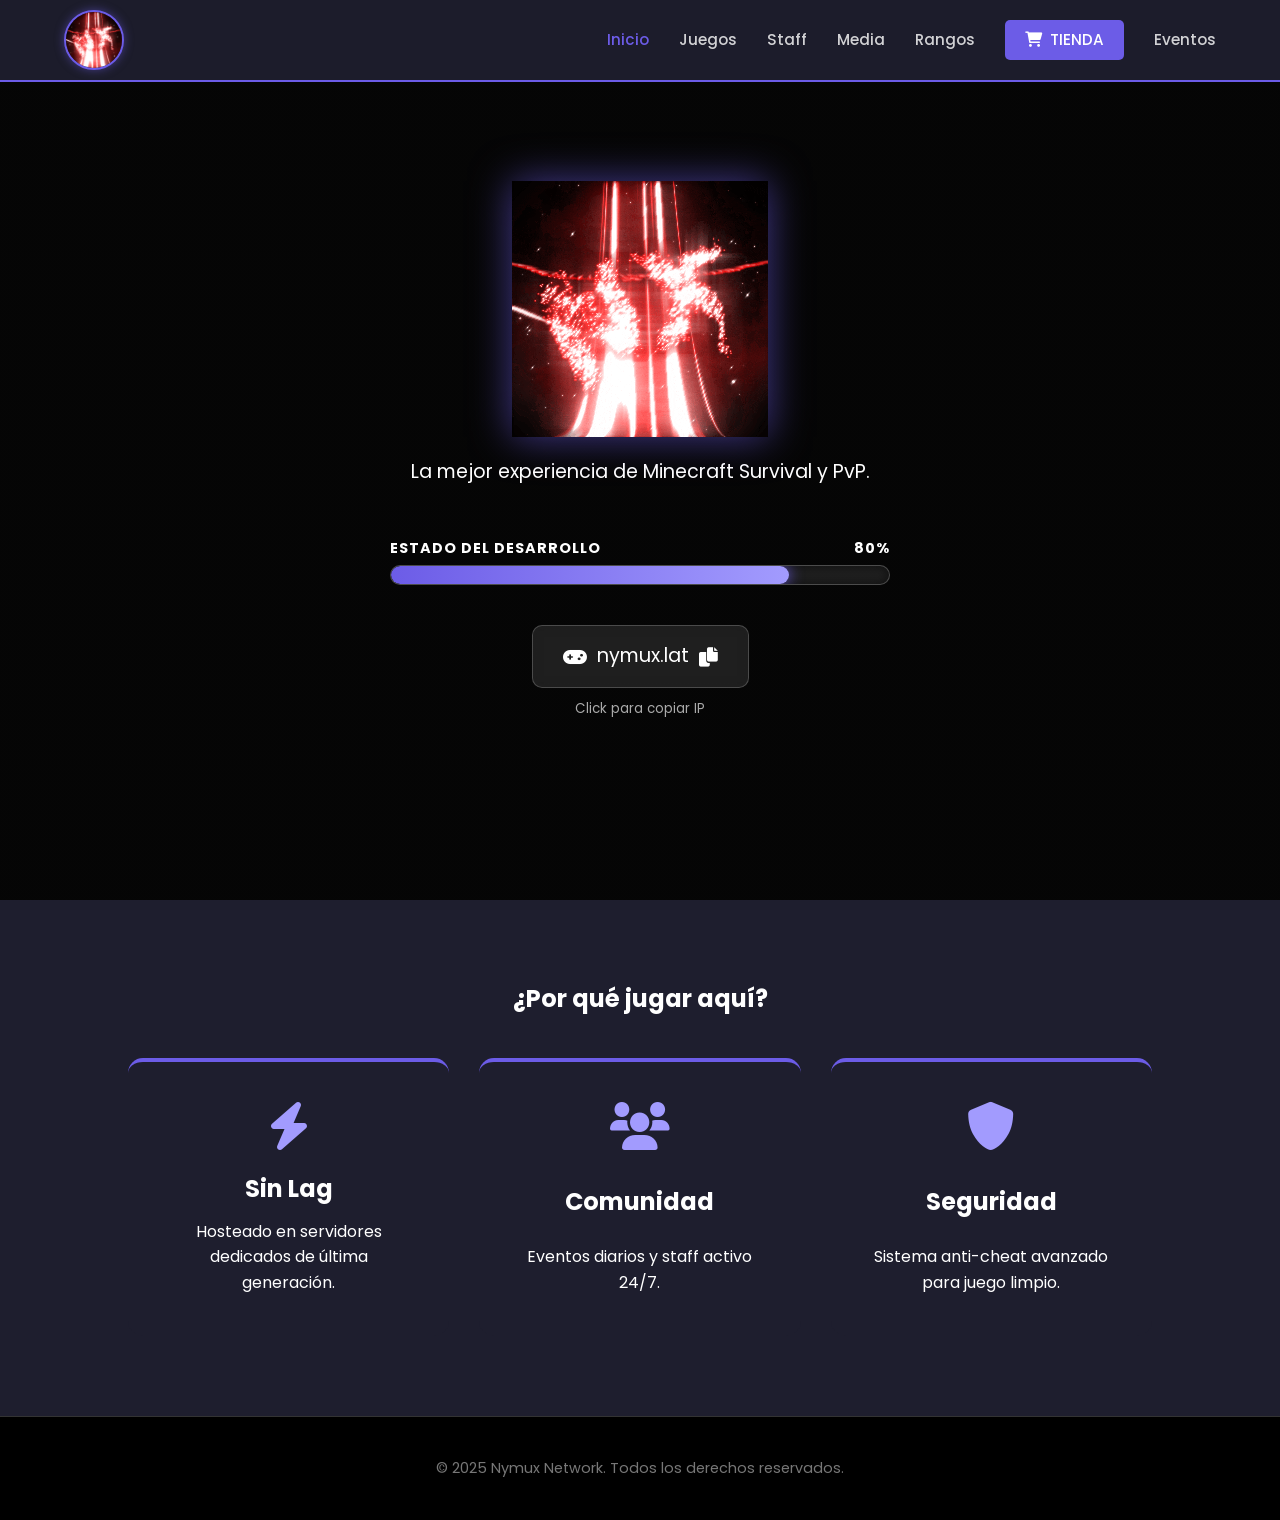
<file: index.html>
<!DOCTYPE html>
<html lang="es">
<head>
    <meta charset="UTF-8">
    <meta name="viewport" content="width=device-width, initial-scale=1.0">
    <title>Nymux Network - Inicio</title>
    
    <link rel="icon" type="image/gif" href="logo.gif">
    
    <link rel="stylesheet" href="https://cdnjs.cloudflare.com/ajax/libs/font-awesome/6.0.0/css/all.min.css">
    <link rel="stylesheet" href="style.css">
</head>
<body>

    <nav>
        <a href="index.html" class="logo-img">
            <img src="logo.gif" alt="Nymux Network">
        </a>
        
        <ul class="nav-links">
            <li><a href="index.html" class="active">Inicio</a></li>
            <li><a href="juegos.html">Juegos</a></li>
            <li><a href="staff.html">Staff</a></li>
            <li><a href="media.html">Media</a></li>
            <li><a href="rangos.html">Rangos</a></li>
            <li><a href="https://netwwork-nymux.tebex.io/" target="_blank" class="store-btn"><i class="fas fa-shopping-cart"></i> TIENDA</a></li>
            <li><a href="eventos.html">Eventos</a></li>
        </ul>
    </nav>

    <section class="hero">
        <img src="logo.gif" alt="Nymux Network" style="max-width: 300px; margin-bottom: 20px; filter: drop-shadow(0 0 20px rgba(108,92,231,0.6));">
        
        <p>La mejor experiencia de Minecraft Survival y PvP.</p>
        
        <div class="dev-container">
            <div class="dev-label">
                <span>Estado del Desarrollo</span>
                <span>80%</span> 
            </div>
            <div class="progress-track">
                <div class="progress-fill" style="--w: 80%;"></div>
            </div>
        </div>
        
        <div class="ip-box" onclick="copyIP()">
            <i class="fas fa-gamepad"></i>
            <span id="ip-text">nymux.lat</span>
            <i class="fas fa-copy"></i>
        </div>
        <small style="margin-top: 10px; color: #aaa;">Click para copiar IP</small>
    </section>

    <section class="bg-dark">
        <h2>¿Por qué jugar aquí?</h2>
        <div class="cards-container" style="margin-top: 40px;">
            <div class="card">
                <i class="fas fa-bolt"></i>
                <h3>Sin Lag</h3>
                <p>Hosteado en servidores dedicados de última generación.</p>
            </div>
            <div class="card">
                <i class="fas fa-users"></i>
                <h3>Comunidad</h3>
                <p>Eventos diarios y staff activo 24/7.</p>
            </div>
            <div class="card">
                <i class="fas fa-shield-alt"></i>
                <h3>Seguridad</h3>
                <p>Sistema anti-cheat avanzado para juego limpio.</p>
            </div>
        </div>
    </section>

    <footer>
        <p>&copy; 2025 Nymux Network. Todos los derechos reservados.</p>
    </footer>

    <script>
        function copyIP() {
            navigator.clipboard.writeText("nymux.lat");
            alert("¡IP Copiada! Te esperamos dentro.");
        }
    </script>
</body>
</html>
</file>
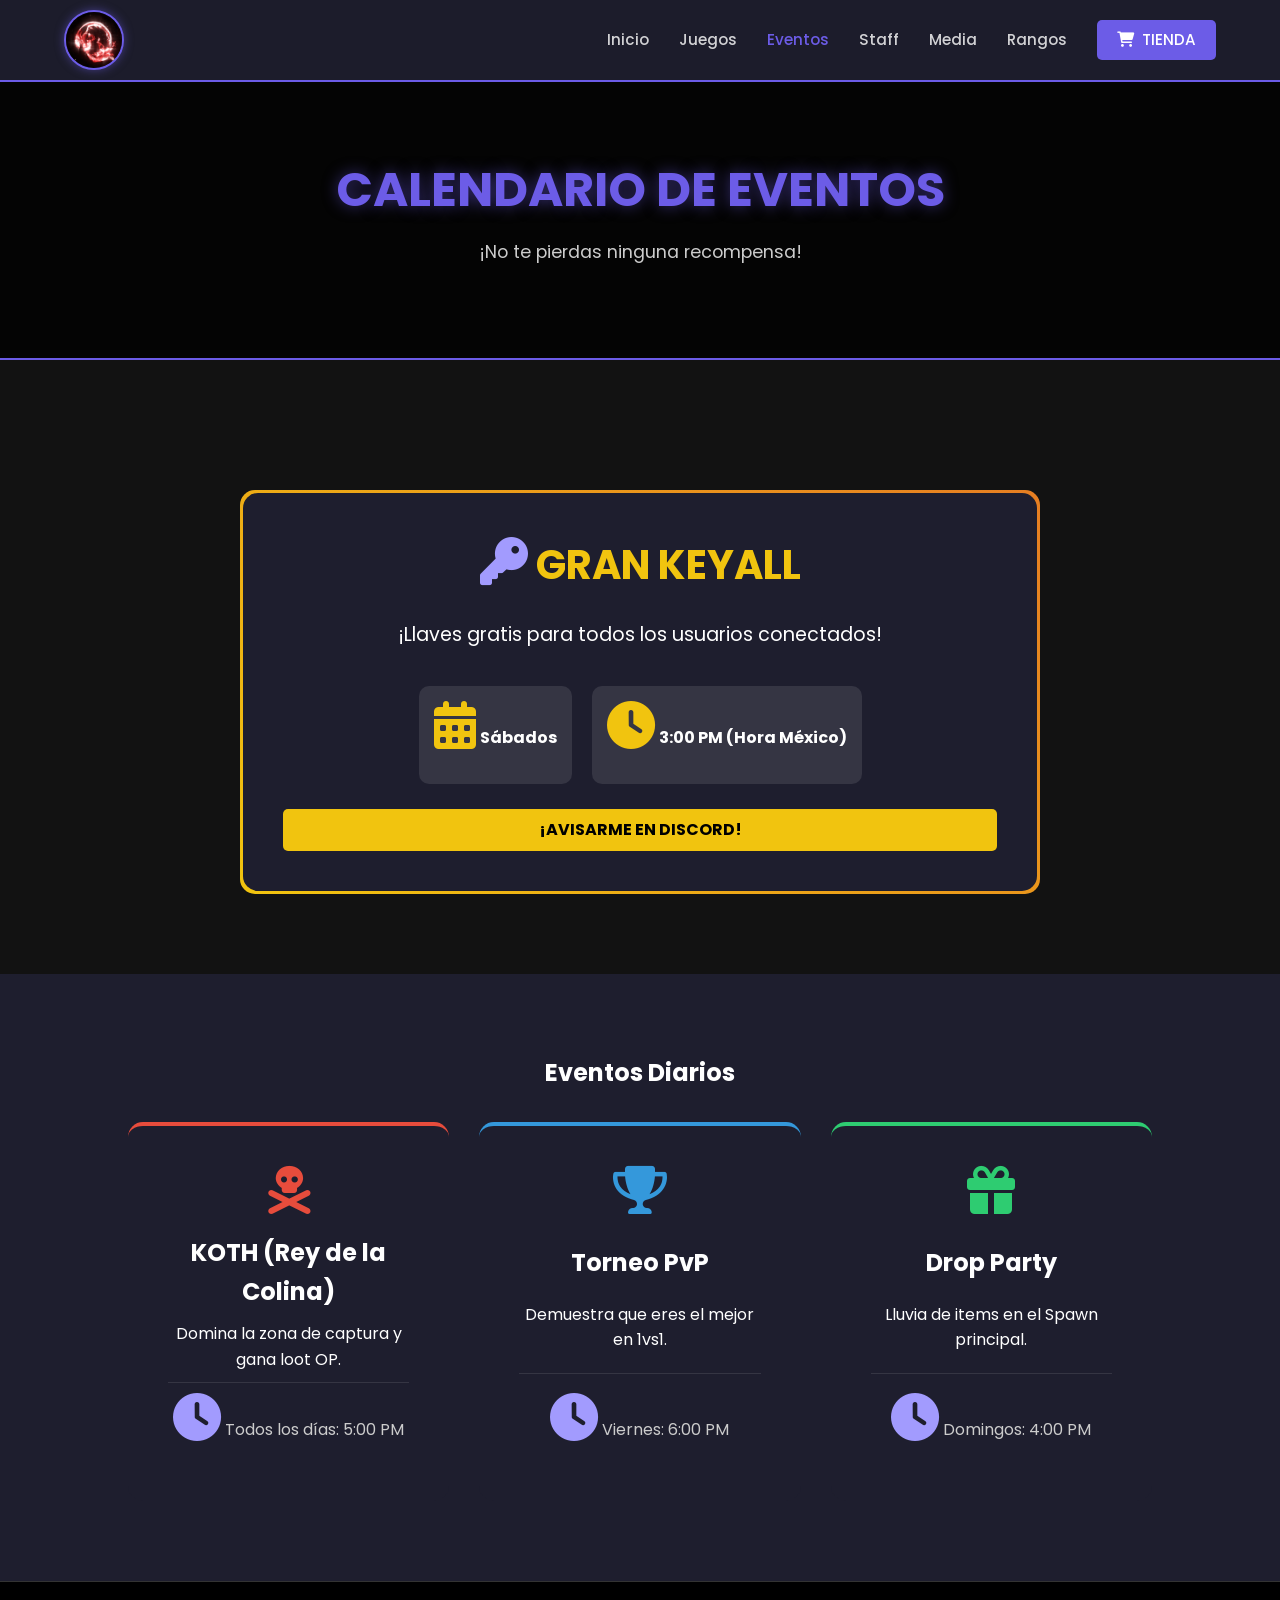
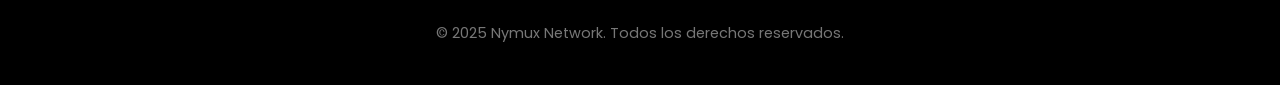
<file: eventos.html>
<!DOCTYPE html>
<html lang="es">
<head>
    <meta charset="UTF-8">
    <meta name="viewport" content="width=device-width, initial-scale=1.0">
    <title>Nymux Network - Eventos</title>
    <link rel="icon" type="image/gif" href="logo.gif">
    <link rel="stylesheet" href="https://cdnjs.cloudflare.com/ajax/libs/font-awesome/6.0.0/css/all.min.css">
    <link rel="stylesheet" href="style.css">
</head>
<body>

    <nav>
        <a href="index.html" class="logo-img">
            <img src="logo.gif" alt="Nymux Network">
        </a>
        
        <ul class="nav-links">
            <li><a href="index.html">Inicio</a></li>
            <li><a href="juegos.html">Juegos</a></li>
            <li><a href="eventos.html" class="active">Eventos</a></li> <li><a href="staff.html">Staff</a></li>
            <li><a href="media.html">Media</a></li>
            <li><a href="rangos.html">Rangos</a></li>
            <li><a href="https://netwwork-nymux.tebex.io/" target="_blank" class="store-btn"><i class="fas fa-shopping-cart"></i> TIENDA</a></li>
        </ul>
    </nav>

    <header class="page-header">
        <h1>Calendario de Eventos</h1>
        <p>¡No te pierdas ninguna recompensa!</p>
    </header>

    <section class="bg-darker">
        <div style="background: linear-gradient(45deg, #f1c40f, #e67e22); padding: 3px; border-radius: 15px; max-width: 800px; margin: 0 auto;">
            <div class="card" style="background: #1e1e2e; margin: 0; border: none;">
                <h2 style="color: #f1c40f; text-transform: uppercase; font-size: 2.5rem;"><i class="fas fa-key"></i> GRAN KEYALL</h2>
                <p style="font-size: 1.2rem; margin: 15px 0;">¡Llaves gratis para todos los usuarios conectados!</p>
                
                <div style="display: flex; justify-content: center; gap: 20px; flex-wrap: wrap; margin-top: 20px;">
                    <div style="background: rgba(255,255,255,0.1); padding: 15px; border-radius: 10px;">
                        <i class="fas fa-calendar-alt" style="color: #f1c40f;"></i>
                        <strong>Sábados</strong>
                    </div>
                    <div style="background: rgba(255,255,255,0.1); padding: 15px; border-radius: 10px;">
                        <i class="fas fa-clock" style="color: #f1c40f;"></i>
                        <strong>3:00 PM (Hora México)</strong>
                    </div>
                </div>
                
                <br>
                <a href="https://discord.gg/tuserver" target="_blank" class="store-btn" style="background: #f1c40f; color: black; display: inline-block;">¡AVISARME EN DISCORD!</a>
            </div>
        </div>
    </section>

    <section class="bg-dark">
        <h2>Eventos Diarios</h2>
        <div class="cards-container" style="margin-top: 30px;">
            
            <div class="card" style="border-top-color: #e74c3c;">
                <i class="fas fa-skull-crossbones" style="color: #e74c3c;"></i>
                <h3>KOTH (Rey de la Colina)</h3>
                <p>Domina la zona de captura y gana loot OP.</p>
                <hr style="border: 0; border-top: 1px solid rgba(255,255,255,0.1); margin: 10px 0;">
                <span style="color: #ccc;"><i class="fas fa-clock"></i> Todos los días: 5:00 PM</span>
            </div>

            <div class="card" style="border-top-color: #3498db;">
                <i class="fas fa-trophy" style="color: #3498db;"></i>
                <h3>Torneo PvP</h3>
                <p>Demuestra que eres el mejor en 1vs1.</p>
                <hr style="border: 0; border-top: 1px solid rgba(255,255,255,0.1); margin: 10px 0;">
                <span style="color: #ccc;"><i class="fas fa-clock"></i> Viernes: 6:00 PM</span>
            </div>

            <div class="card" style="border-top-color: #2ecc71;">
                <i class="fas fa-gift" style="color: #2ecc71;"></i>
                <h3>Drop Party</h3>
                <p>Lluvia de items en el Spawn principal.</p>
                <hr style="border: 0; border-top: 1px solid rgba(255,255,255,0.1); margin: 10px 0;">
                <span style="color: #ccc;"><i class="fas fa-clock"></i> Domingos: 4:00 PM</span>
            </div>

        </div>
    </section>

    <footer>
        <p>&copy; 2025 Nymux Network. Todos los derechos reservados.</p>
    </footer>

</body>
</html>
</file>
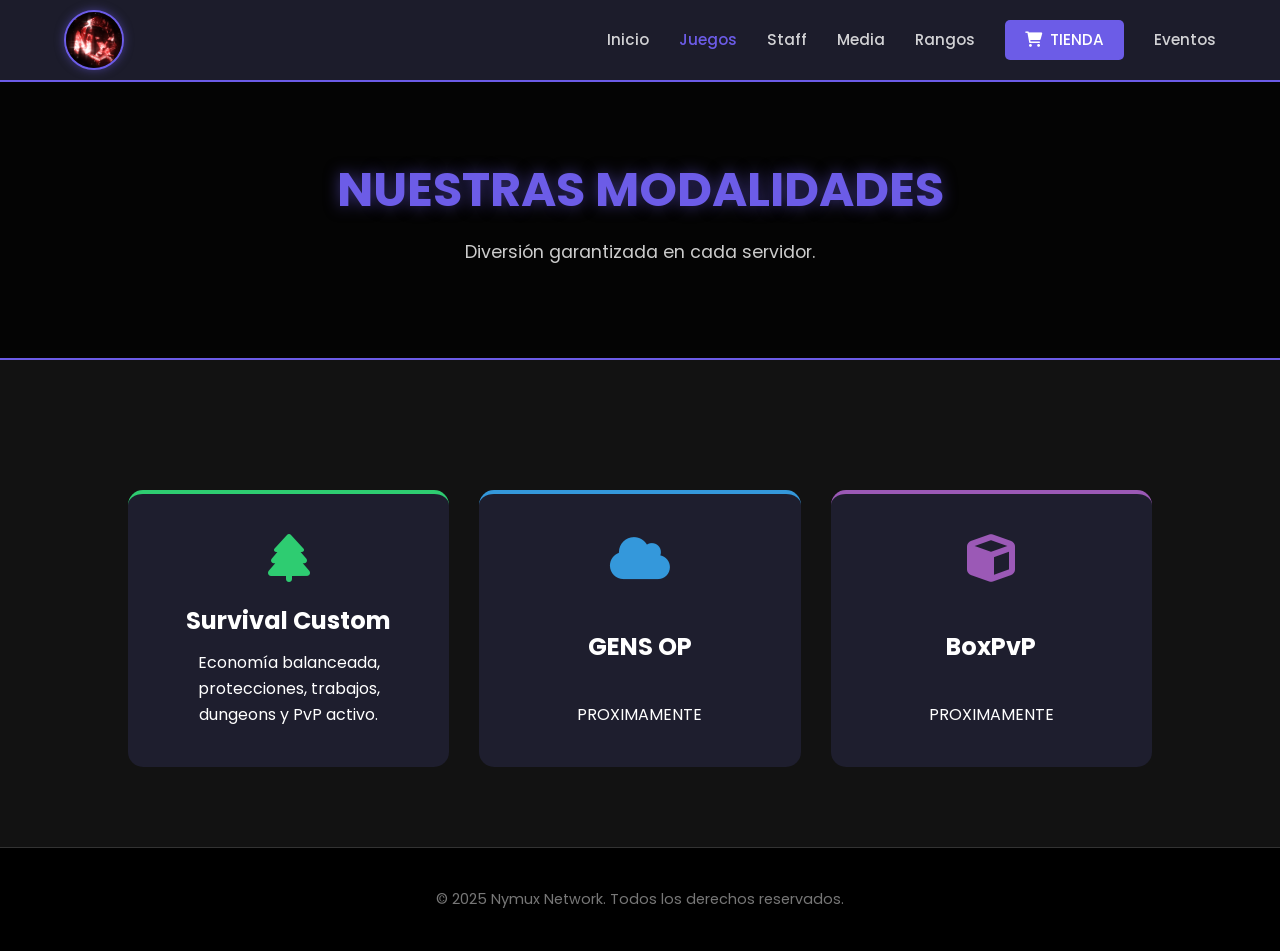
<file: juegos.html>
<!DOCTYPE html>
<html lang="es">
<head>
    <meta charset="UTF-8">
    <meta name="viewport" content="width=device-width, initial-scale=1.0">
    <title>Nymux Network - Juegos</title>
    
    <link rel="icon" type="image/gif" href="logo.gif">
    
    <link rel="stylesheet" href="https://cdnjs.cloudflare.com/ajax/libs/font-awesome/6.0.0/css/all.min.css">
    <link rel="stylesheet" href="style.css">
</head>
<body>

    <nav>
        <a href="index.html" class="logo-img">
            <img src="logo.gif" alt="Nymux Network">
        </a>
        
        <ul class="nav-links">
            <li><a href="index.html">Inicio</a></li>
            <li><a href="juegos.html" class="active">Juegos</a></li> <li><a href="staff.html">Staff</a></li>
            <li><a href="media.html">Media</a></li>
            <li><a href="rangos.html">Rangos</a></li>
            <li><a href="https://netwwork-nymux.tebex.io/" target="_blank" class="store-btn"><i class="fas fa-shopping-cart"></i> TIENDA</a></li>
            <li><a href="eventos.html">Eventos</a></li>
        </ul>
    </nav>

    <header class="page-header">
        <h1>Nuestras Modalidades</h1>
        <p>Diversión garantizada en cada servidor.</p>
    </header>

    <section class="bg-darker">
        <div class="cards-container">
            
            <div class="card" style="border-top-color: #2ecc71;">
                <i class="fas fa-tree" style="color: #2ecc71;"></i>
                <h3>Survival Custom</h3>
                <p>Economía balanceada, protecciones, trabajos, dungeons y PvP activo.</p>
            </div>

            <div class="card" style="border-top-color: #3498db;">
                <i class="fas fa-cloud" style="color: #3498db;"></i>
                <h3>GENS OP</h3>
                <p>PROXIMAMENTE</p>
            </div>

            <div class="card" style="border-top-color: #9b59b6;">
                <i class="fas fa-cube" style="color: #9b59b6;"></i>
                <h3>BoxPvP</h3>
                <p>PROXIMAMENTE</p>
            </div>

        </div>
    </section>

    <footer>
        <p>&copy; 2025 Nymux Network. Todos los derechos reservados.</p>
    </footer>

</body>
</html>
</file>
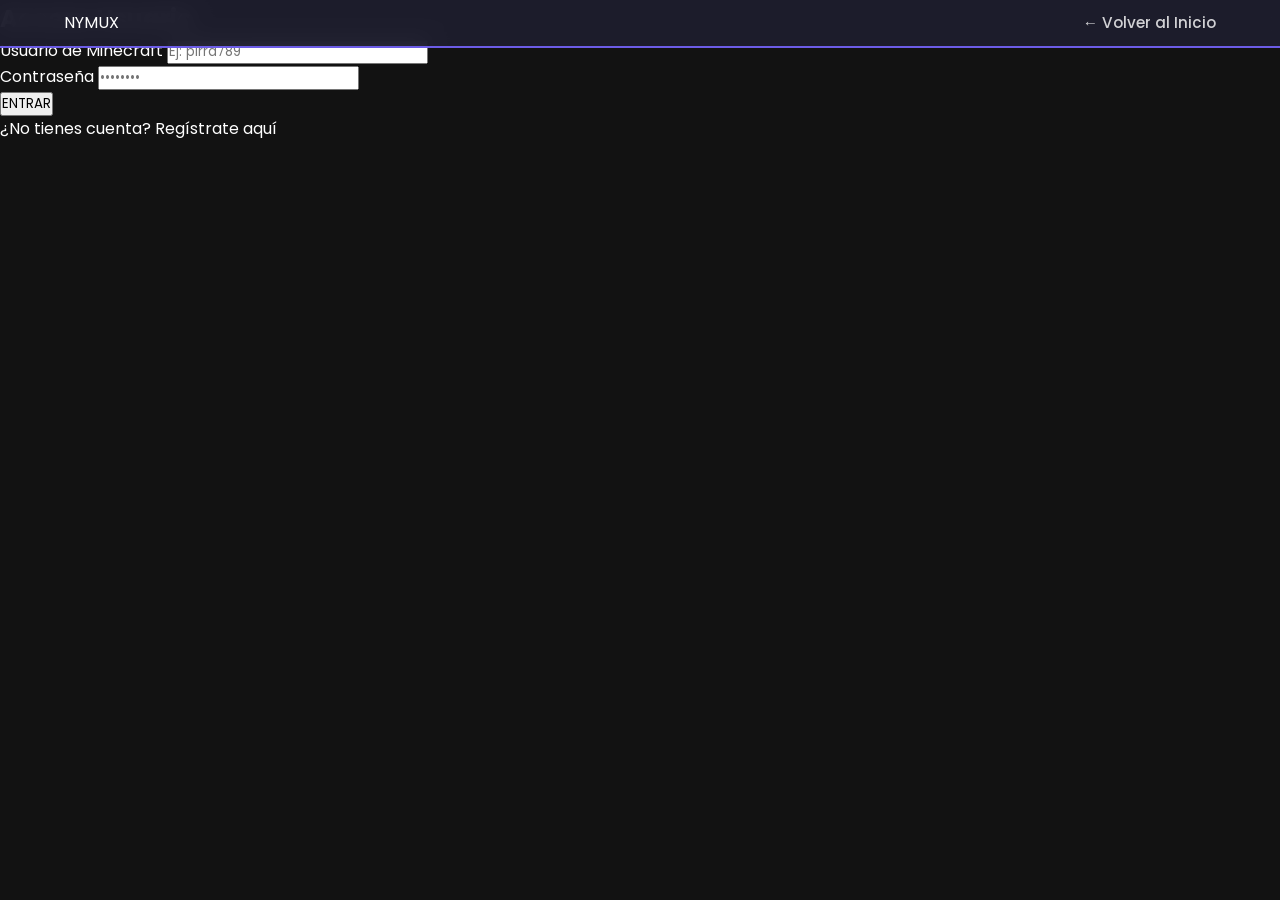
<file: login.html>
<!DOCTYPE html>
<html lang="es">
<head>
    <meta charset="UTF-8">
    <title>Nymux Network - Iniciar Sesión</title>
    <link rel="stylesheet" href="https://cdnjs.cloudflare.com/ajax/libs/font-awesome/6.0.0/css/all.min.css">
    <link rel="stylesheet" href="style.css">
</head>
<body>

    <nav>
        <div class="logo">NYMUX</div>
        <ul class="nav-links">
            <li><a href="index.html">← Volver al Inicio</a></li>
        </ul>
    </nav>

    <div class="form-section">
        <div class="form-box">
            <h2>Acceso Usuario</h2>
            <form>
                <div class="input-group">
                    <label>Usuario de Minecraft</label>
                    <input type="text" placeholder="Ej: pirra789" required>
                </div>
                <div class="input-group">
                    <label>Contraseña</label>
                    <input type="password" placeholder="••••••••" required>
                </div>
                <button type="submit" class="form-btn">ENTRAR</button>
            </form>
            <span class="form-link">¿No tienes cuenta? <a href="registro.html">Regístrate aquí</a></span>
        </div>
    </div>

</body>
</html>
</file>
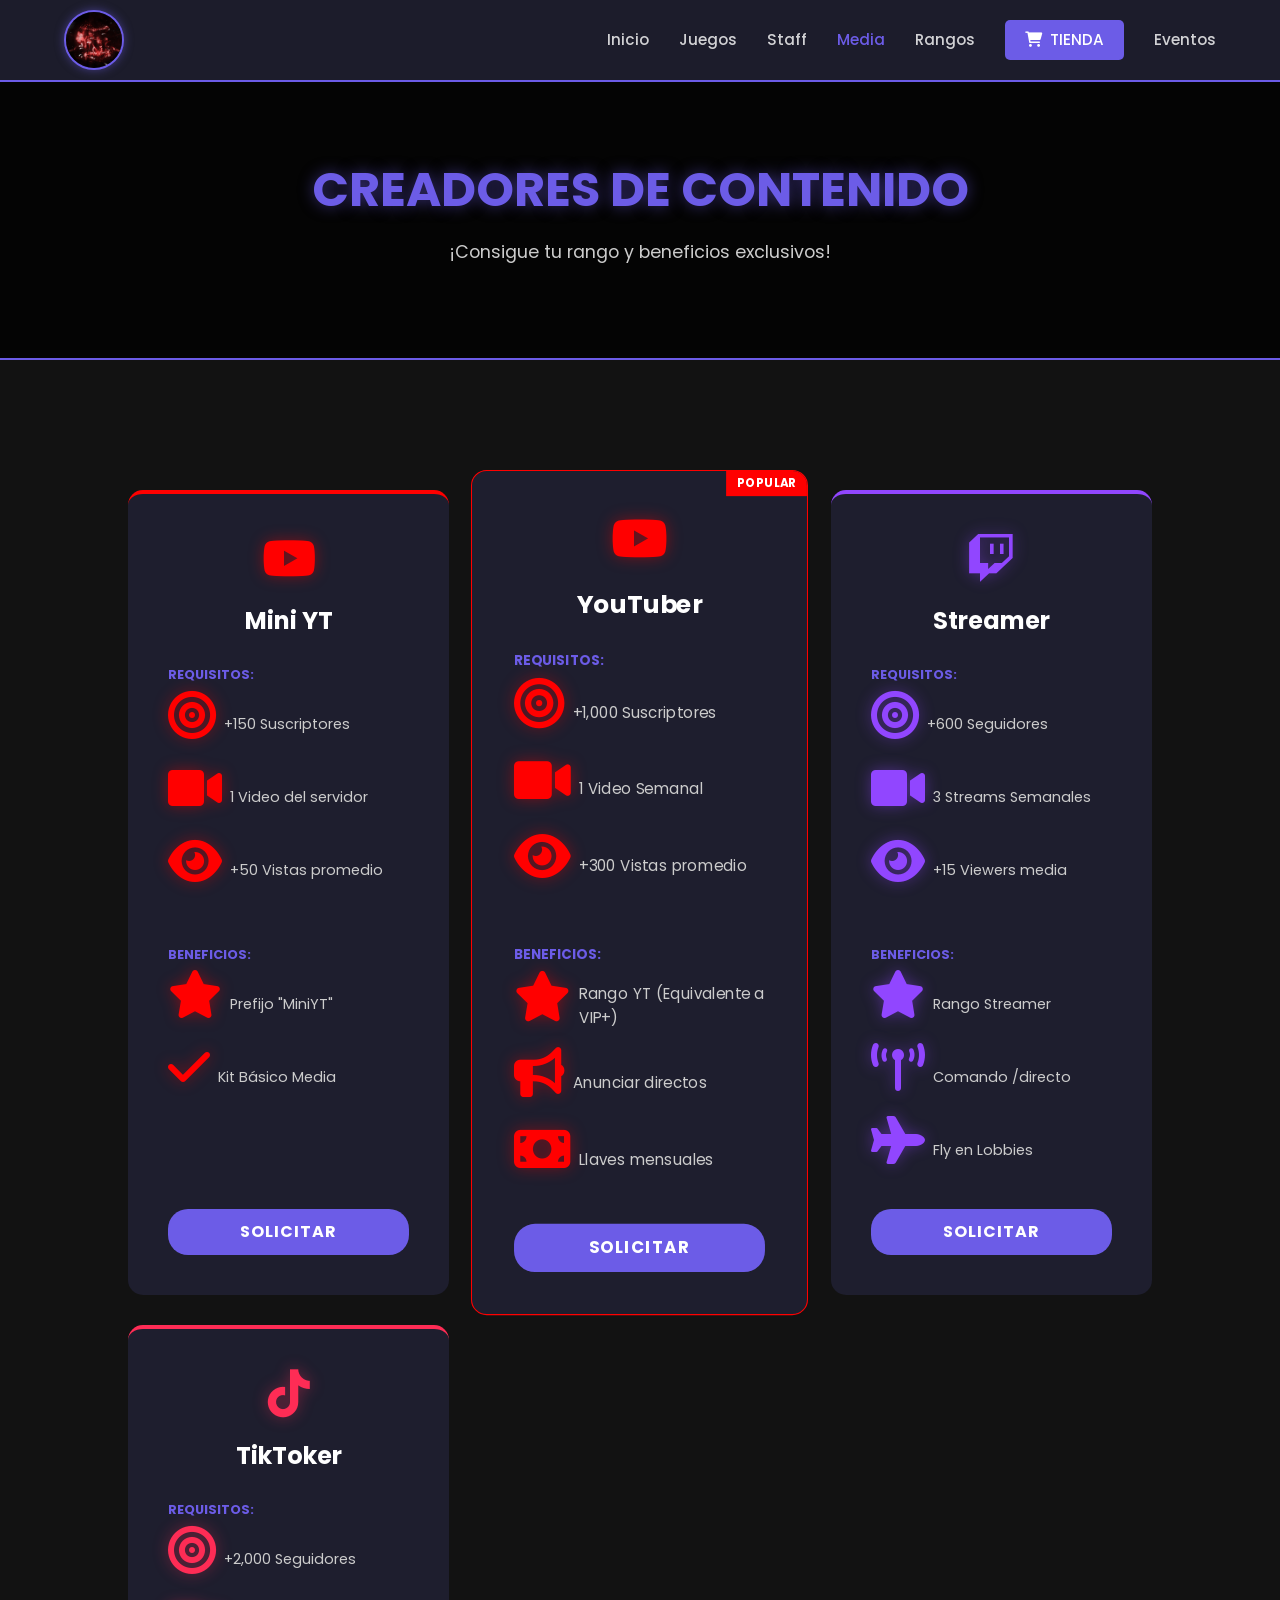
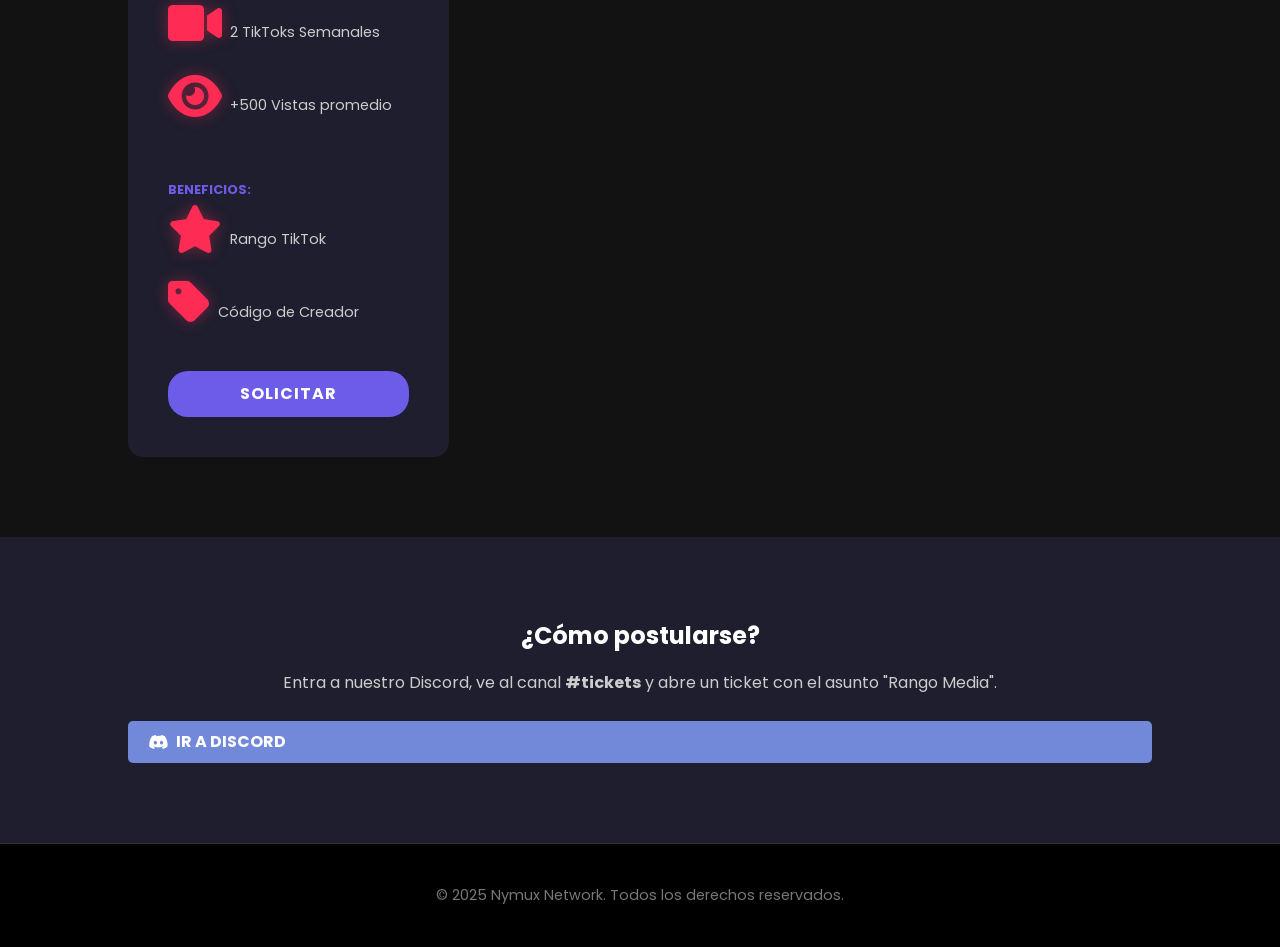
<file: media.html>
<!DOCTYPE html>
<html lang="es">
<head>
    <meta charset="UTF-8">
    <meta name="viewport" content="width=device-width, initial-scale=1.0">
    <title>Nymux Network - Media</title>
    
    <link rel="icon" type="image/gif" href="logo.gif">
    
    <link rel="stylesheet" href="https://cdnjs.cloudflare.com/ajax/libs/font-awesome/6.0.0/css/all.min.css">
    <link rel="stylesheet" href="style.css">
</head>
<body>

    <nav>
        <a href="index.html" class="logo-img">
            <img src="logo.gif" alt="Nymux Network">
        </a>
        
        <ul class="nav-links">
            <li><a href="index.html">Inicio</a></li>
            <li><a href="juegos.html">Juegos</a></li>
            <li><a href="staff.html">Staff</a></li>
            <li><a href="media.html" class="active">Media</a></li> <li><a href="rangos.html">Rangos</a></li>
            <li><a href="https://netwwork-nymux.tebex.io/" target="_blank" class="store-btn"><i class="fas fa-shopping-cart"></i> TIENDA</a></li>
            <li><a href="eventos.html">Eventos</a></li>
        </ul>
    </nav>

    <header class="page-header">
        <h1>Creadores de Contenido</h1>
        <p>¡Consigue tu rango y beneficios exclusivos!</p>
    </header>

    <section class="bg-darker">
        
        <div class="cards-container">
            
            <div class="card yt-card media-card">
                <i class="fab fa-youtube"></i>
                <h3>Mini YT</h3>
                
                <span class="req-title">Requisitos:</span>
                <ul>
                    <li><i class="fas fa-bullseye"></i> +150 Suscriptores</li>
                    <li><i class="fas fa-video"></i> 1 Video del servidor</li>
                    <li><i class="fas fa-eye"></i> +50 Vistas promedio</li>
                </ul>

                <span class="req-title">Beneficios:</span>
                <ul>
                    <li><i class="fas fa-star"></i> Prefijo "MiniYT"</li>
                    <li><i class="fas fa-check"></i> Kit Básico Media</li>
                </ul>
                <a href="https://discord.gg/tuserver" target="_blank" class="card-btn">SOLICITAR</a>
            </div>

            <div class="card yt-card media-card" style="transform: scale(1.05); border: 1px solid #ff0000;">
                <div style="position: absolute; top:0; right:0; background:#ff0000; color:white; padding: 3px 10px; font-size: 0.7rem; font-weight: bold;">POPULAR</div>
                <i class="fab fa-youtube"></i>
                <h3>YouTuber</h3>
                
                <span class="req-title">Requisitos:</span>
                <ul>
                    <li><i class="fas fa-bullseye"></i> +1,000 Suscriptores</li>
                    <li><i class="fas fa-video"></i> 1 Video Semanal</li>
                    <li><i class="fas fa-eye"></i> +300 Vistas promedio</li>
                </ul>

                <span class="req-title">Beneficios:</span>
                <ul>
                    <li><i class="fas fa-star"></i> Rango YT (Equivalente a VIP+)</li>
                    <li><i class="fas fa-bullhorn"></i> Anunciar directos</li>
                    <li><i class="fas fa-money-bill"></i> Llaves mensuales</li>
                </ul>
                <a href="https://discord.gg/tuserver" target="_blank" class="card-btn">SOLICITAR</a>
            </div>

            <div class="card twitch-card media-card">
                <i class="fab fa-twitch"></i>
                <h3>Streamer</h3>
                
                <span class="req-title">Requisitos:</span>
                <ul>
                    <li><i class="fas fa-bullseye"></i> +600 Seguidores</li>
                    <li><i class="fas fa-video"></i> 3 Streams Semanales</li>
                    <li><i class="fas fa-eye"></i> +15 Viewers media</li>
                </ul>

                <span class="req-title">Beneficios:</span>
                <ul>
                    <li><i class="fas fa-star"></i> Rango Streamer</li>
                    <li><i class="fas fa-broadcast-tower"></i> Comando /directo</li>
                    <li><i class="fas fa-plane"></i> Fly en Lobbies</li>
                </ul>
                <a href="https://discord.gg/tuserver" target="_blank" class="card-btn">SOLICITAR</a>
            </div>

            <div class="card tiktok-card media-card">
                <i class="fab fa-tiktok"></i>
                <h3>TikToker</h3>
                
                <span class="req-title">Requisitos:</span>
                <ul>
                    <li><i class="fas fa-bullseye"></i> +2,000 Seguidores</li>
                    <li><i class="fas fa-video"></i> 2 TikToks Semanales</li>
                    <li><i class="fas fa-eye"></i> +500 Vistas promedio</li>
                </ul>

                <span class="req-title">Beneficios:</span>
                <ul>
                    <li><i class="fas fa-star"></i> Rango TikTok</li>
                    <li><i class="fas fa-tag"></i> Código de Creador</li>
                </ul>
                <a href="https://discord.gg/tuserver" target="_blank" class="card-btn">SOLICITAR</a>
            </div>

        </div>
    </section>

    <section class="bg-dark">
        <h2>¿Cómo postularse?</h2>
        <p style="margin-top: 15px; color: #ccc;">
            Entra a nuestro Discord, ve al canal <strong>#tickets</strong> y abre un ticket con el asunto "Rango Media".
        </p>
        <br>
        <a href="https://discord.gg/tuserver" class="store-btn" style="background: #7289da;"><i class="fab fa-discord"></i> IR A DISCORD</a>
    </section>

    <footer>
        <p>&copy; 2025 Nymux Network. Todos los derechos reservados.</p>
    </footer>

</body>
</html>
</file>
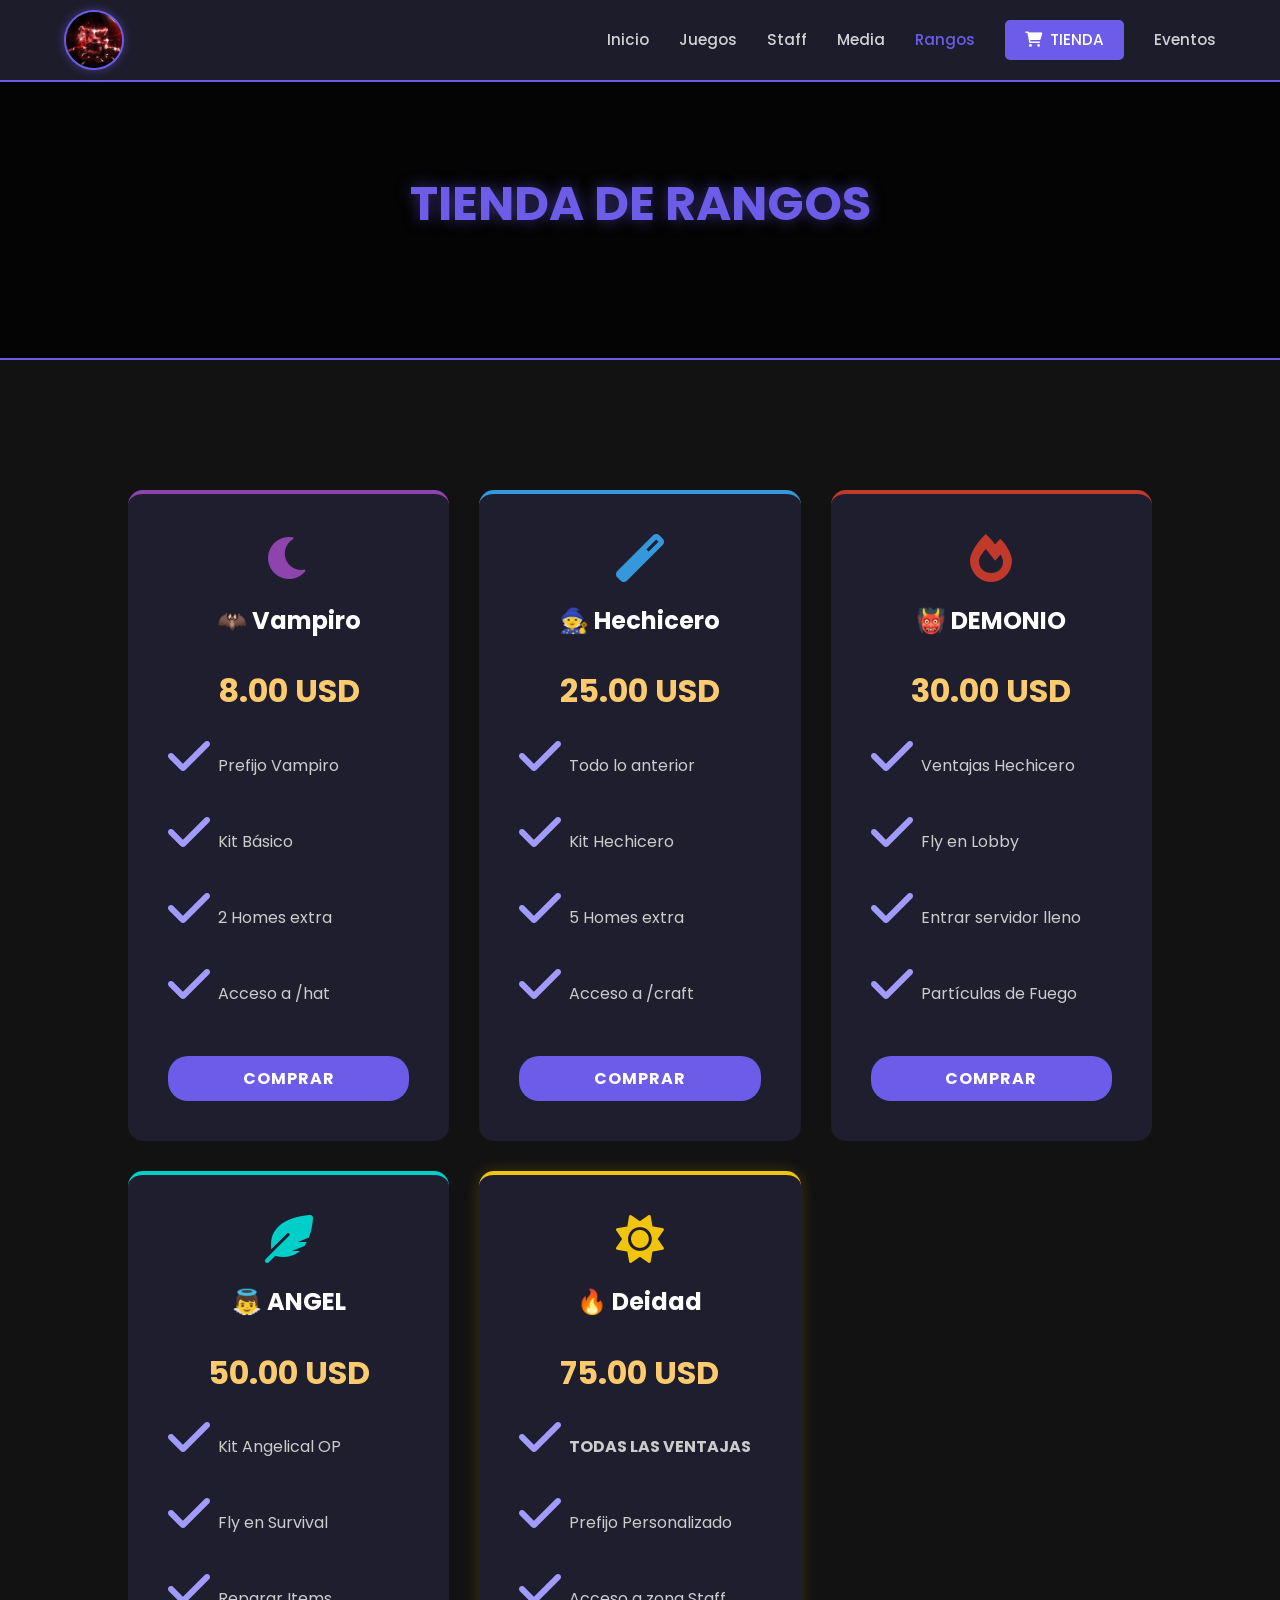
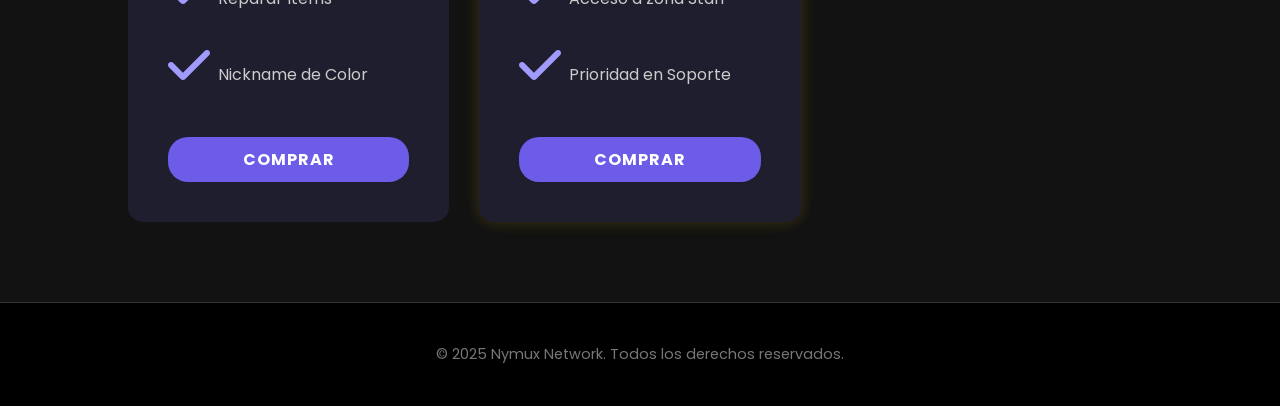
<file: rangos.html>
<!DOCTYPE html>
<html lang="es">
<head>
    <meta charset="UTF-8">
    <meta name="viewport" content="width=device-width, initial-scale=1.0">
    <title>Nymux Network - Rangos</title>
    <link rel="stylesheet" href="https://cdnjs.cloudflare.com/ajax/libs/font-awesome/6.0.0/css/all.min.css">
    <link rel="stylesheet" href="style.css">
</head>
<body>

    <nav>
        <a href="index.html" class="logo-img">
            <img src="logo.gif" alt="Nymux Network">
        </a>

        <ul class="nav-links">
            <li><a href="index.html">Inicio</a></li>
            <li><a href="juegos.html">Juegos</a></li>
            <li><a href="staff.html">Staff</a></li>
            <li><a href="media.html">Media</a></li> <li><a href="rangos.html" class="active">Rangos</a></li>
            <li><a href="https://netwwork-nymux.tebex.io/" target="_blank" class="store-btn"><i class="fas fa-shopping-cart"></i> TIENDA</a></li>
            <li><a href="eventos.html">Eventos</a></li>
        </ul>
    </nav>

    <header class="page-header">
        <h1>Tienda de Rangos</h1>
    </header>

    <section class="bg-darker">
        <div class="cards-container">
            
            <div class="card" style="border-top-color: #8e44ad;">
                <i class="fas fa-moon" style="color: #8e44ad;"></i>
                <h3>🦇 Vampiro</h3>
                <span class="price">8.00 USD</span>
                <ul>
                    <li><i class="fas fa-check"></i> Prefijo Vampiro</li>
                    <li><i class="fas fa-check"></i> Kit Básico</li>
                    <li><i class="fas fa-check"></i> 2 Homes extra</li>
                    <li><i class="fas fa-check"></i> Acceso a /hat</li>
                </ul>
                <a href="https://netwwork-nymux.tebex.io/package/6643069" target="_blank" class="card-btn">COMPRAR</a>
            </div>

            <div class="card" style="border-top-color: #3498db;">
                <i class="fas fa-magic" style="color: #3498db;"></i>
                <h3>🧙 Hechicero</h3>
                <span class="price">25.00 USD</span>
                <ul>
                    <li><i class="fas fa-check"></i> Todo lo anterior</li>
                    <li><i class="fas fa-check"></i> Kit Hechicero</li>
                    <li><i class="fas fa-check"></i> 5 Homes extra</li>
                    <li><i class="fas fa-check"></i> Acceso a /craft</li>
                </ul>
                <a href="https://netwwork-nymux.tebex.io/package/6694754" target="_blank" class="card-btn">COMPRAR</a>
            </div>

            <div class="card" style="border-top-color: #c0392b;">
                <i class="fas fa-fire" style="color: #c0392b;"></i>
                <h3>👹 DEMONIO</h3>
                <span class="price">30.00 USD</span>
                <ul>
                    <li><i class="fas fa-check"></i> Ventajas Hechicero</li>
                    <li><i class="fas fa-check"></i> Fly en Lobby</li>
                    <li><i class="fas fa-check"></i> Entrar servidor lleno</li>
                    <li><i class="fas fa-check"></i> Partículas de Fuego</li>
                </ul>
                <a href="https://netwwork-nymux.tebex.io/package/6694851" target="_blank" class="card-btn">COMPRAR</a>
            </div>

            <div class="card" style="border-top-color: #00cec9;">
                <i class="fas fa-feather-alt" style="color: #00cec9;"></i>
                <h3>👼 ANGEL</h3>
                <span class="price">50.00 USD</span>
                <ul>
                    <li><i class="fas fa-check"></i> Kit Angelical OP</li>
                    <li><i class="fas fa-check"></i> Fly en Survival</li>
                    <li><i class="fas fa-check"></i> Reparar Items</li>
                    <li><i class="fas fa-check"></i> Nickname de Color</li>
                </ul>
                <a href="https://netwwork-nymux.tebex.io/package/6694772" target="_blank" class="card-btn">COMPRAR</a>
            </div>

            <div class="card" style="border-top-color: #f1c40f; box-shadow: 0 0 15px rgba(241, 196, 15, 0.2);">
                <i class="fas fa-sun" style="color: #f1c40f;"></i>
                <h3>🔥 Deidad</h3>
                <span class="price">75.00 USD</span>
                <ul>
                    <li><i class="fas fa-check"></i> <strong>TODAS LAS VENTAJAS</strong></li>
                    <li><i class="fas fa-check"></i> Prefijo Personalizado</li>
                    <li><i class="fas fa-check"></i> Acceso a zona Staff</li>
                    <li><i class="fas fa-check"></i> Prioridad en Soporte</li>
                </ul>
                <a href="https://netwwork-nymux.tebex.io/package/6694773" target="_blank" class="card-btn">COMPRAR</a>
            </div>

        </div>
    </section>

    <footer>
        <p>&copy; 2025 Nymux Network. Todos los derechos reservados.</p>
    </footer>

</body>
</html>
</file>
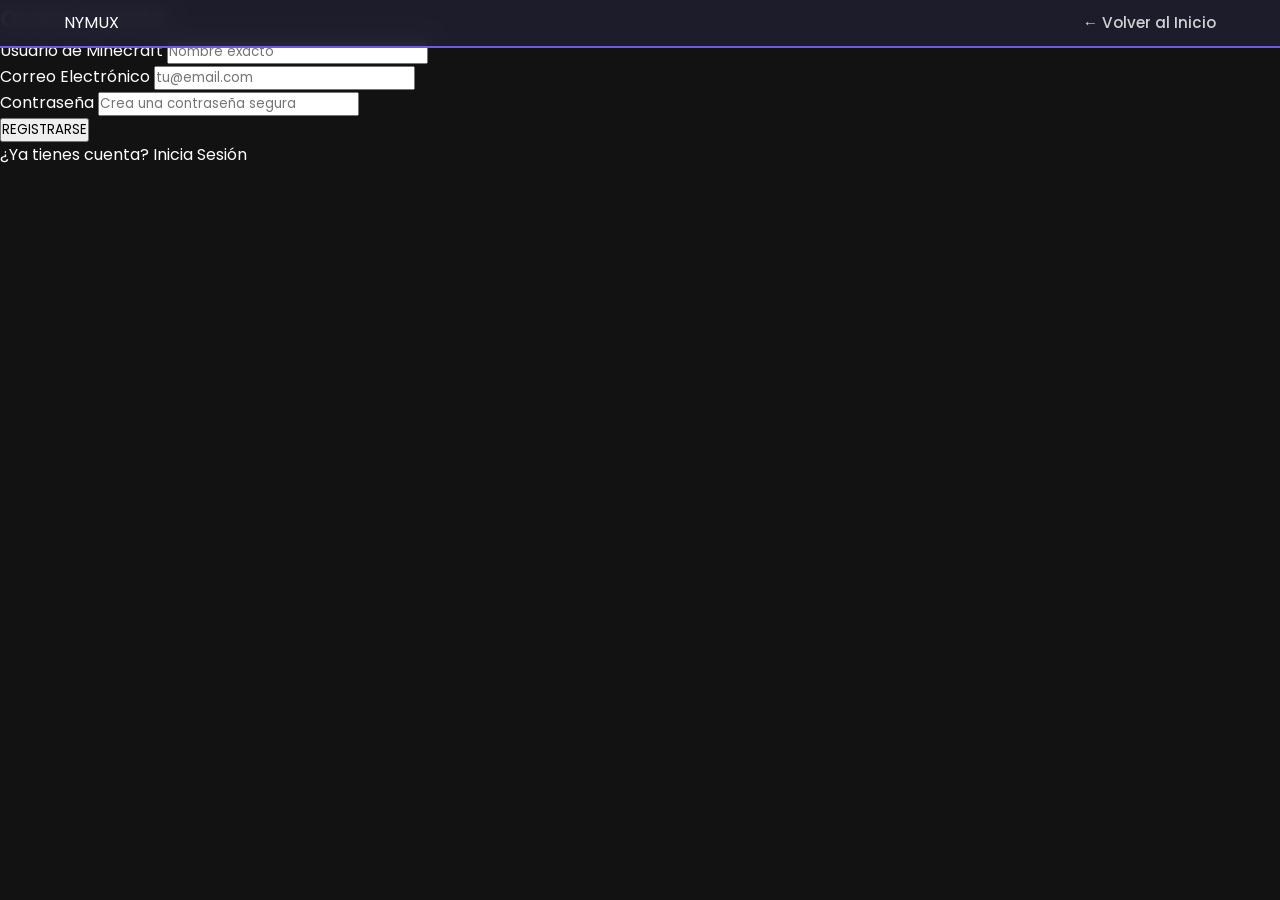
<file: registro.html>
<!DOCTYPE html>
<html lang="es">
<head>
    <meta charset="UTF-8">
    <title>Nymux Network - Registro</title>
    <link rel="stylesheet" href="https://cdnjs.cloudflare.com/ajax/libs/font-awesome/6.0.0/css/all.min.css">
    <link rel="stylesheet" href="style.css">
</head>
<body>

    <nav>
        <div class="logo">NYMUX</div>
        <ul class="nav-links">
            <li><a href="index.html">← Volver al Inicio</a></li>
        </ul>
    </nav>

    <div class="form-section">
        <div class="form-box">
            <h2>Crear Cuenta</h2>
            <form>
                <div class="input-group">
                    <label>Usuario de Minecraft</label>
                    <input type="text" placeholder="Nombre exacto" required>
                </div>
                <div class="input-group">
                    <label>Correo Electrónico</label>
                    <input type="email" placeholder="tu@email.com" required>
                </div>
                <div class="input-group">
                    <label>Contraseña</label>
                    <input type="password" placeholder="Crea una contraseña segura" required>
                </div>
                <button type="submit" class="form-btn">REGISTRARSE</button>
            </form>
            <span class="form-link">¿Ya tienes cuenta? <a href="login.html">Inicia Sesión</a></span>
        </div>
    </div>

</body>
</html>
</file>
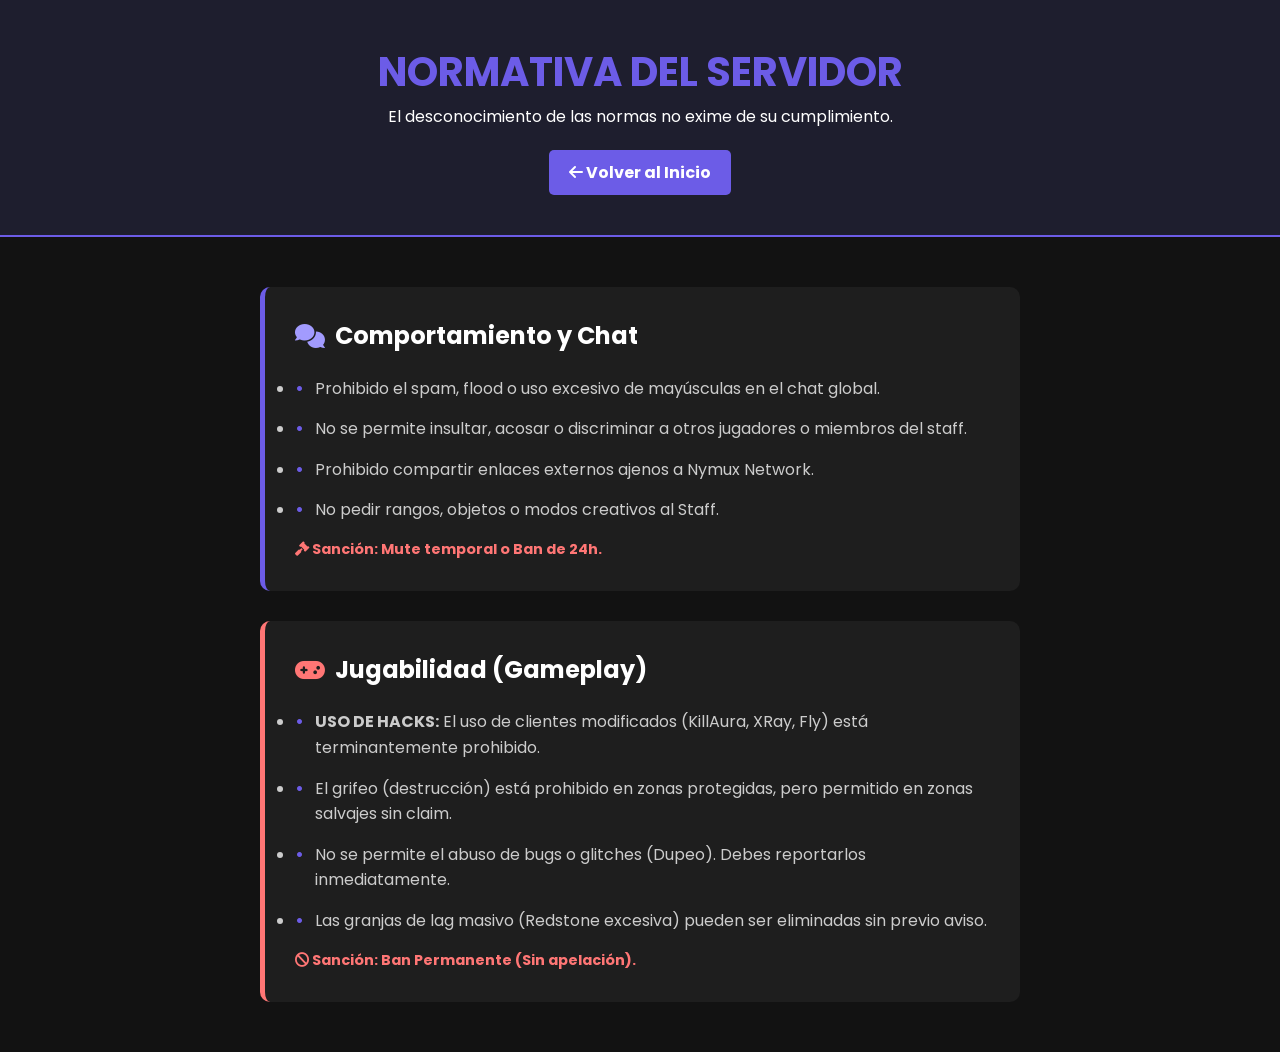
<file: reglas.html>
<!DOCTYPE html>
<html lang="es">
<head>
    <meta charset="UTF-8">
    <meta name="viewport" content="width=device-width, initial-scale=1.0">
    <title>Reglas | Nymux Network</title>
    <link href="https://fonts.googleapis.com/css2?family=Poppins:wght@300;400;700&display=swap" rel="stylesheet">
    <link rel="stylesheet" href="https://cdnjs.cloudflare.com/ajax/libs/font-awesome/6.0.0/css/all.min.css">
    
    <style>
        /* MISMOS ESTILOS DE TU BASE PARA QUE SE VEA IGUAL */
        :root { --primary: #6c5ce7; --dark: #1e1e2e; --darker: #121212; --text: #ffffff; --danger: #ff7675; }
        * { margin: 0; padding: 0; box-sizing: border-box; font-family: 'Poppins', sans-serif; }
        body { background-color: var(--darker); color: var(--text); line-height: 1.6; }
        
        /* HEADER SIMPLE */
        header { background: var(--dark); padding: 40px 10%; text-align: center; border-bottom: 2px solid var(--primary); }
        h1 { color: var(--primary); font-size: 2.5rem; text-transform: uppercase; }
        
        /* CONTENEDOR DE REGLAS */
        .container { max-width: 800px; margin: 50px auto; padding: 0 20px; }
        .rule-box { background: rgba(255,255,255,0.05); padding: 30px; border-radius: 10px; margin-bottom: 30px; border-left: 5px solid var(--primary); }
        .rule-box h2 { display: flex; align-items: center; gap: 10px; margin-bottom: 20px; color: white; }
        .rule-list li { margin-bottom: 15px; padding-left: 20px; position: relative; color: #ccc; }
        .rule-list li::before { content: "•"; color: var(--primary); font-weight: bold; position: absolute; left: 0; }
        .ban-msg { color: var(--danger); font-weight: bold; font-size: 0.9rem; margin-top: 10px; display: block; }

        /* BOTON VOLVER */
        .back-btn { display: inline-block; margin-top: 20px; padding: 10px 20px; background: var(--primary); color: white; text-decoration: none; border-radius: 5px; font-weight: bold; }
        .back-btn:hover { background: #a29bfe; color: black; }
    </style>
</head>
<body>

    <header>
        <h1>Normativa del Servidor</h1>
        <p>El desconocimiento de las normas no exime de su cumplimiento.</p>
        <a href="index.html" class="back-btn"><i class="fas fa-arrow-left"></i> Volver al Inicio</a>
    </header>

    <div class="container">
        
        <div class="rule-box">
            <h2><i class="fas fa-comments" style="color: #a29bfe;"></i> Comportamiento y Chat</h2>
            <ul class="rule-list">
                <li>Prohibido el spam, flood o uso excesivo de mayúsculas en el chat global.</li>
                <li>No se permite insultar, acosar o discriminar a otros jugadores o miembros del staff.</li>
                <li>Prohibido compartir enlaces externos ajenos a Nymux Network.</li>
                <li>No pedir rangos, objetos o modos creativos al Staff.</li>
                <span class="ban-msg"><i class="fas fa-gavel"></i> Sanción: Mute temporal o Ban de 24h.</span>
            </ul>
        </div>

        <div class="rule-box" style="border-color: #ff7675;">
            <h2><i class="fas fa-gamepad" style="color: #ff7675;"></i> Jugabilidad (Gameplay)</h2>
            <ul class="rule-list">
                <li><strong>USO DE HACKS:</strong> El uso de clientes modificados (KillAura, XRay, Fly) está terminantemente prohibido.</li>
                <li>El grifeo (destrucción) está prohibido en zonas protegidas, pero permitido en zonas salvajes sin claim.</li>
                <li>No se permite el abuso de bugs o glitches (Dupeo). Debes reportarlos inmediatamente.</li>
                <li>Las granjas de lag masivo (Redstone excesiva) pueden ser eliminadas sin previo aviso.</li>
                <span class="ban-msg"><i class="fas fa-ban"></i> Sanción: Ban Permanente (Sin apelación).</span>
            </ul>
        </div>

    </div>

</body>
</html>
</file>
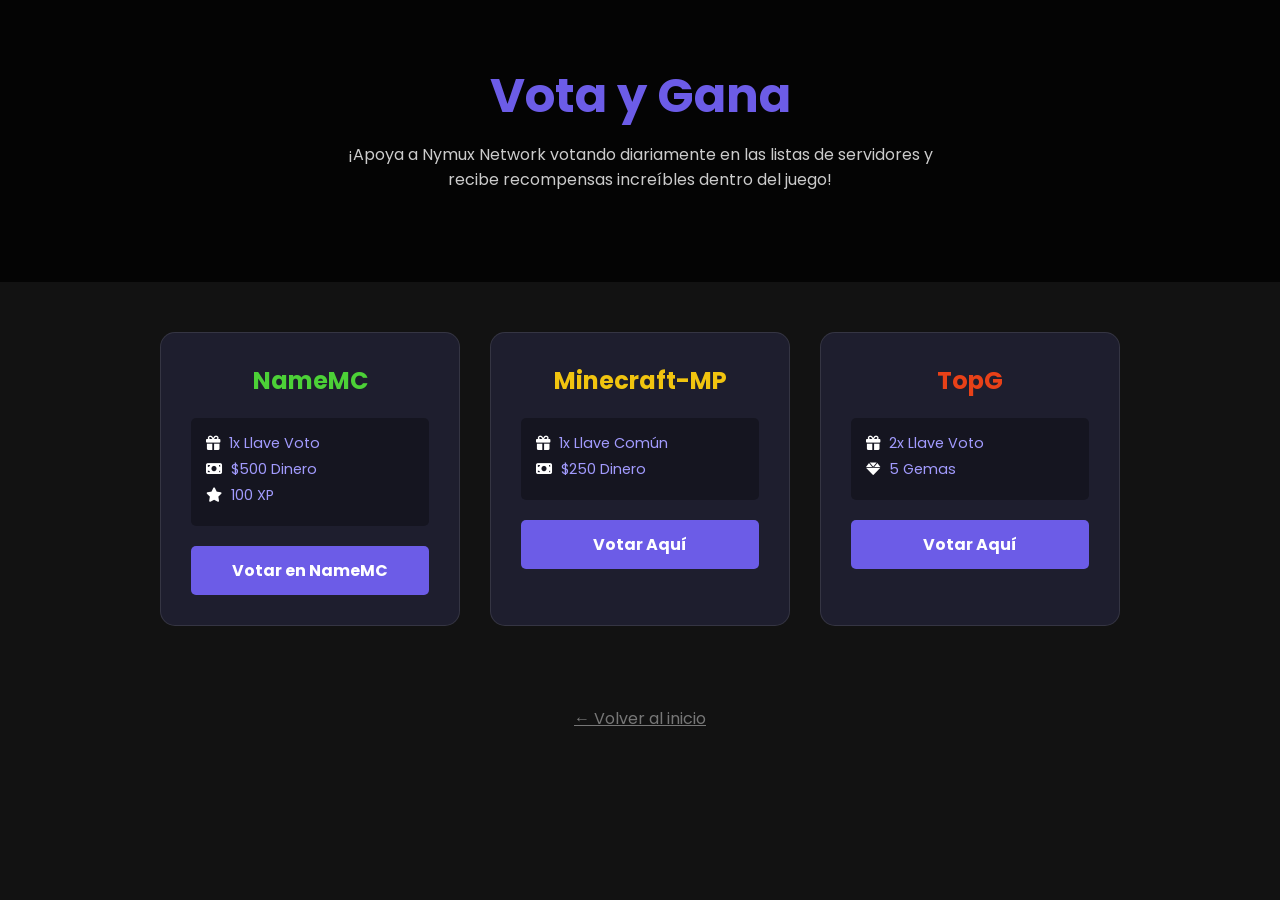
<file: votar.html>
<!DOCTYPE html>
<html lang="es">
<head>
    <meta charset="UTF-8">
    <meta name="viewport" content="width=device-width, initial-scale=1.0">
    <title>Votar | Nymux Network</title>
    <link href="https://fonts.googleapis.com/css2?family=Poppins:wght@300;400;700&display=swap" rel="stylesheet">
    <link rel="stylesheet" href="https://cdnjs.cloudflare.com/ajax/libs/font-awesome/6.0.0/css/all.min.css">
    
    <style>
        :root { --primary: #6c5ce7; --secondary: #a29bfe; --dark: #1e1e2e; --darker: #121212; --text: #ffffff; }
        * { margin: 0; padding: 0; box-sizing: border-box; font-family: 'Poppins', sans-serif; }
        body { background-color: var(--darker); color: var(--text); text-align: center; }

        .vote-hero { padding: 60px 20px; background: linear-gradient(rgba(0,0,0,0.8), rgba(0,0,0,0.8)), url('https://images.unsplash.com/photo-1550745165-9bc0b252726f?q=80&w=2000'); background-size: cover; }
        h1 { font-size: 3rem; color: var(--primary); margin-bottom: 10px; }
        p { color: #ccc; max-width: 600px; margin: 0 auto 30px auto; }

        .vote-grid { display: flex; justify-content: center; gap: 30px; flex-wrap: wrap; padding: 50px 20px; }
        .vote-card { 
            background: var(--dark); padding: 30px; border-radius: 15px; width: 300px; 
            border: 1px solid rgba(255,255,255,0.1); transition: 0.3s; 
        }
        .vote-card:hover { transform: translateY(-10px); border-color: var(--primary); box-shadow: 0 0 20px rgba(108, 92, 231, 0.3); }
        
        .reward-list { text-align: left; margin: 20px 0; background: rgba(0,0,0,0.3); padding: 15px; border-radius: 5px; font-size: 0.9rem; }
        .reward-list li { list-style: none; margin-bottom: 5px; color: #a29bfe; }
        .reward-list li i { margin-right: 5px; color: #fff; }

        .vote-btn { display: block; background: var(--primary); color: white; padding: 12px; border-radius: 5px; text-decoration: none; font-weight: bold; }
        .vote-btn:hover { background: var(--secondary); color: black; }
        .back-link { display: inline-block; margin-top: 30px; color: #777; }
    </style>
</head>
<body>

    <section class="vote-hero">
        <h1>Vota y Gana</h1>
        <p>¡Apoya a Nymux Network votando diariamente en las listas de servidores y recibe recompensas increíbles dentro del juego!</p>
    </section>

    <div class="vote-grid">
        <div class="vote-card">
            <h2 style="color: #4cd137;">NameMC</h2>
            <div class="reward-list">
                <li><i class="fas fa-gift"></i> 1x Llave Voto</li>
                <li><i class="fas fa-money-bill"></i> $500 Dinero</li>
                <li><i class="fas fa-star"></i> 100 XP</li>
            </div>
            <a href="#" target="_blank" class="vote-btn">Votar en NameMC</a>
        </div>

        <div class="vote-card">
            <h2 style="color: #f1c40f;">Minecraft-MP</h2>
            <div class="reward-list">
                <li><i class="fas fa-gift"></i> 1x Llave Común</li>
                <li><i class="fas fa-money-bill"></i> $250 Dinero</li>
            </div>
            <a href="#" target="_blank" class="vote-btn">Votar Aquí</a>
        </div>

        <div class="vote-card">
            <h2 style="color: #e84118;">TopG</h2>
            <div class="reward-list">
                <li><i class="fas fa-gift"></i> 2x Llave Voto</li>
                <li><i class="fas fa-gem"></i> 5 Gemas</li>
            </div>
            <a href="#" target="_blank" class="vote-btn">Votar Aquí</a>
        </div>
    </div>

    <a href="index.html" class="back-link">← Volver al inicio</a>

</body>
</html>
</file>
<file: style.css>
/* =========================================
   1. FUENTES Y VARIABLES GLOBALES
   ========================================= */
@import url('https://fonts.googleapis.com/css2?family=Poppins:wght@300;400;700&display=swap');

:root {
    --primary: #6c5ce7;      /* Color Principal (Morado Nymux) */
    --secondary: #a29bfe;    /* Color Secundario (Lila) */
    --accent: #fdcb6e;       /* Color de Acento (Dorado/Amarillo) */
    --dark: #1e1e2e;         /* Fondo Oscuro (Cartas/Secciones) */
    --darker: #121212;       /* Fondo Más Oscuro (Body) */
    --text: #ffffff;         /* Color Texto */
}

/* =========================================
   2. REINICIO Y ESTILOS GENERALES
   ========================================= */
* { margin: 0; padding: 0; box-sizing: border-box; font-family: 'Poppins', sans-serif; }

body { 
    background-color: var(--darker); 
    color: var(--text); 
    line-height: 1.6; 
    display: flex; 
    flex-direction: column; 
    min-height: 100vh; 
}

a { text-decoration: none; color: white; transition: 0.3s; }
ul { list-style: none; }
html { scroll-behavior: smooth; }

/* =========================================
   3. BARRA DE NAVEGACIÓN (NAVBAR)
   ========================================= */
nav {
    display: flex; justify-content: space-between; align-items: center;
    padding: 10px 5%; /* Un poco menos de padding vertical */
    background: rgba(30, 30, 46, 0.95);
    position: fixed; width: 100%; top: 0; z-index: 1000;
    border-bottom: 2px solid var(--primary); backdrop-filter: blur(10px);
}

/* --- LOGO CIRCULAR ANIMADO --- */
.logo-img {
    display: flex;
    align-items: center;
}

.logo-img img {
    height: 60px;
    width: 60px;           /* Ancho igual al alto para círculo perfecto */
    border-radius: 50%;    /* ¡ESTO HACE EL CÍRCULO! */
    object-fit: cover;     /* Ajusta la imagen sin deformarla */
    border: 2px solid var(--primary); /* Borde morado elegante */
    transition: all 0.5s ease;
    filter: drop-shadow(0 0 5px rgba(108, 92, 231, 0.5));
}

.logo-img img:hover {
    transform: rotate(360deg) scale(1.1); /* Gira y crece un poco */
    filter: drop-shadow(0 0 15px rgba(108, 92, 231, 1));
    border-color: var(--accent); /* Cambia a dorado al pasar el mouse */
}

/* --- ENLACES DEL MENÚ --- */
.nav-links { display: flex; gap: 30px; align-items: center; }
.nav-links a { font-weight: 500; opacity: 0.8; font-size: 0.95rem; }
.nav-links a:hover, .nav-links a.active { color: var(--primary); opacity: 1; }

/* BOTÓN TIENDA */
.store-btn { 
    background: var(--primary); 
    padding: 8px 20px; 
    border-radius: 5px; 
    font-weight: bold; 
    opacity: 1 !important; 
    display: flex;
    align-items: center;
    gap: 8px;
}
.store-btn:hover { 
    background: var(--secondary); 
    color: var(--darker); 
    transform: scale(1.05); 
    box-shadow: 0 0 15px rgba(108, 92, 231, 0.4);
}

/* =========================================
   4. SECCIÓN HERO (PORTADA PRINCIPAL)
   ========================================= */
.hero {
    height: 100vh;
    background: linear-gradient(rgba(0,0,0,0.7), rgba(0,0,0,0.7)), url('https://images.unsplash.com/photo-1605901309584-818e25960b8f?q=80&w=2000');
    background-size: cover; background-position: center; background-attachment: fixed;
    display: flex; flex-direction: column; justify-content: center; align-items: center; text-align: center; padding: 0 20px;
}
.hero h1 { font-size: 4rem; margin-bottom: 10px; text-shadow: 0 0 20px var(--primary); text-transform: uppercase; }
.hero p { font-size: 1.2rem; margin-bottom: 30px; max-width: 600px; }

/* BARRA DE PROGRESO (DEVELOPMENT) */
.dev-container { width: 100%; max-width: 500px; margin: 20px 0; text-align: left; }
.dev-label {
    color: #fff; font-weight: bold; margin-bottom: 5px;
    display: flex; justify-content: space-between; font-size: 0.9rem;
    text-transform: uppercase; letter-spacing: 1px;
}
.progress-track {
    background: rgba(255, 255, 255, 0.1); height: 20px; border-radius: 10px;
    border: 1px solid rgba(255, 255, 255, 0.2); overflow: hidden;
    box-shadow: inset 0 0 10px rgba(0,0,0,0.5);
}
.progress-fill {
    height: 100%; width: 0%;
    background: linear-gradient(90deg, var(--primary), var(--secondary));
    border-radius: 10px;
    animation: cargarBarra 2s ease-out forwards;
    box-shadow: 0 0 15px var(--primary);
}
@keyframes cargarBarra { from { width: 0%; } to { width: var(--w); } }

/* CAJA DE IP (CLICK TO COPY) */
.ip-box { 
    background: rgba(255, 255, 255, 0.1); padding: 15px 30px; border-radius: 10px; 
    backdrop-filter: blur(5px); border: 1px solid rgba(255,255,255,0.2); 
    cursor: pointer; transition: 0.3s; display: flex; align-items: center; gap: 10px; font-size: 1.2rem;
    margin-top: 20px;
}
.ip-box:hover { background: rgba(108, 92, 231, 0.2); transform: scale(1.05); border-color: var(--primary); }

/* =========================================
   5. CABECERAS DE PÁGINAS INTERNAS
   ========================================= */
.page-header {
    height: 40vh;
    background: linear-gradient(rgba(0,0,0,0.8), rgba(0,0,0,0.8)), url('https://images.unsplash.com/photo-1605901309584-818e25960b8f?q=80&w=2000');
    background-size: cover; background-position: center;
    display: flex; flex-direction: column; align-items: center; justify-content: center; text-align: center;
    margin-bottom: 50px; border-bottom: 2px solid var(--primary);
    padding-top: 60px; /* Espacio para el navbar fijo */
}
.page-header h1 { font-size: 3rem; text-transform: uppercase; color: var(--primary); text-shadow: 0 0 15px rgba(108, 92, 231, 0.5); margin-bottom: 10px; }
.page-header p { font-size: 1.1rem; color: #ccc; max-width: 700px; }

/* =========================================
   6. SECCIONES Y TARJETAS (GENERAL)
   ========================================= */
section { padding: 80px 10%; text-align: center; }
.bg-dark { background-color: var(--dark); }
.bg-darker { background-color: var(--darker); }

.cards-container { display: grid; grid-template-columns: repeat(auto-fit, minmax(280px, 1fr)); gap: 30px; }

.card { 
    background: var(--dark); padding: 40px; border-radius: 15px; 
    border-top: 4px solid var(--primary); transition: 0.3s; position: relative; overflow: hidden; 
    display: flex; flex-direction: column; justify-content: space-between;
}
.card:hover { transform: translateY(-10px); box-shadow: 0 10px 30px rgba(108, 92, 231, 0.2); }
.card i { font-size: 3rem; color: var(--secondary); margin-bottom: 20px; }
.card h3 { margin-bottom: 10px; font-size: 1.5rem; color: white; }
.card .price { display: block; font-size: 2rem; color: var(--accent); margin: 15px 0; font-weight: bold; }
.card ul { text-align: left; margin-bottom: 20px; color: #ccc; }
.card ul li { margin-bottom: 8px; display: flex; align-items: center; gap: 8px; }

.card-btn { 
    display: inline-block; padding: 10px 25px; background: var(--primary); 
    border-radius: 20px; font-weight: bold; margin-top: auto; 
    text-transform: uppercase; letter-spacing: 1px;
}
.card-btn:hover { background: var(--accent); color: var(--darker); transform: scale(1.05); }

/* =========================================
   7. ESTILOS ESPECÍFICOS: MEDIA (YT/TWITCH)
   ========================================= */
.media-card ul li { font-size: 0.9rem; margin-bottom: 5px; color: #ccc; }
.req-title {
    color: var(--primary); font-weight: bold; display: block;
    margin-top: 15px; margin-bottom: 5px; text-transform: uppercase; font-size: 0.8rem; text-align: left;
}
/* Colores Redes Sociales */
.yt-card { border-top-color: #ff0000; }
.yt-card i { color: #ff0000; text-shadow: 0 0 15px rgba(255, 0, 0, 0.4); }

.twitch-card { border-top-color: #9146ff; }
.twitch-card i { color: #9146ff; text-shadow: 0 0 15px rgba(145, 70, 255, 0.4); }

.tiktok-card { border-top-color: #fe2c55; }
.tiktok-card i { color: #fe2c55; text-shadow: 0 0 15px rgba(254, 44, 85, 0.4); }

/* =========================================
   8. ESTILOS ESPECÍFICOS: STAFF
   ========================================= */
.staff-member {
    background: rgba(0, 0, 0, 0.4);
    padding: 30px;
    border-radius: 15px;
    text-align: center;
    border: 1px solid rgba(255, 255, 255, 0.1);
    transition: transform 0.3s ease;
}
.staff-member:hover {
    transform: translateY(-10px);
    box-shadow: 0 0 20px rgba(108, 92, 231, 0.3);
}
.staff-img {
    width: 120px; height: 120px;
    border-radius: 50%; /* Foto redonda */
    border: 4px solid var(--primary);
    margin-bottom: 15px;
    box-shadow: 0 0 15px rgba(0,0,0,0.5);
    object-fit: cover;
}
.staff-role {
    font-size: 0.9rem; text-transform: uppercase; letter-spacing: 2px;
    margin-top: 5px; display: block; font-weight: bold;
}

/* =========================================
   9. FOOTER Y RESPONSIVE
   ========================================= */
footer { padding: 40px; text-align: center; background: #000; color: #777; font-size: 0.9rem; margin-top: auto; border-top: 1px solid #333; }

@media (max-width: 768px) {
    .hero h1 { font-size: 2.5rem; }
    nav { flex-direction: column; gap: 15px; padding: 15px; position: relative; }
    .nav-links { flex-wrap: wrap; justify-content: center; gap: 15px; }
    section { padding: 60px 5%; }
}
</file>
